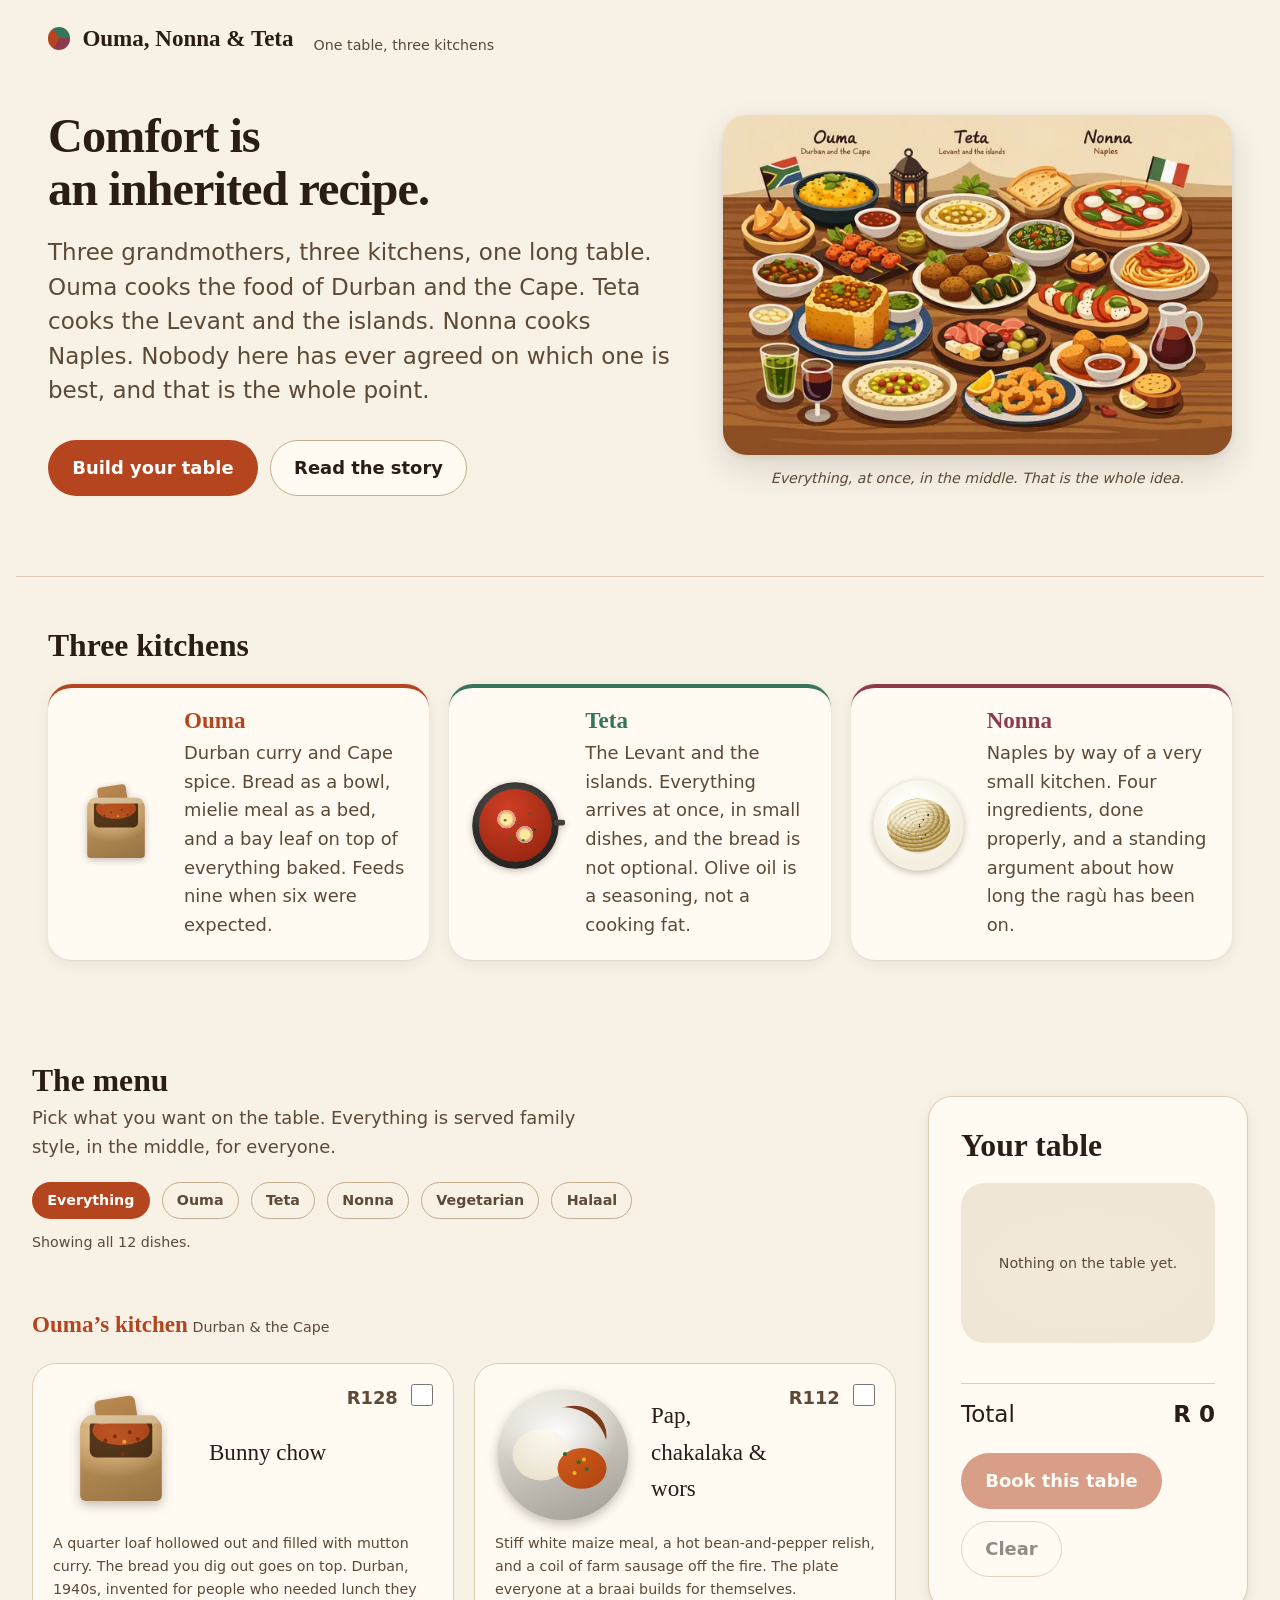
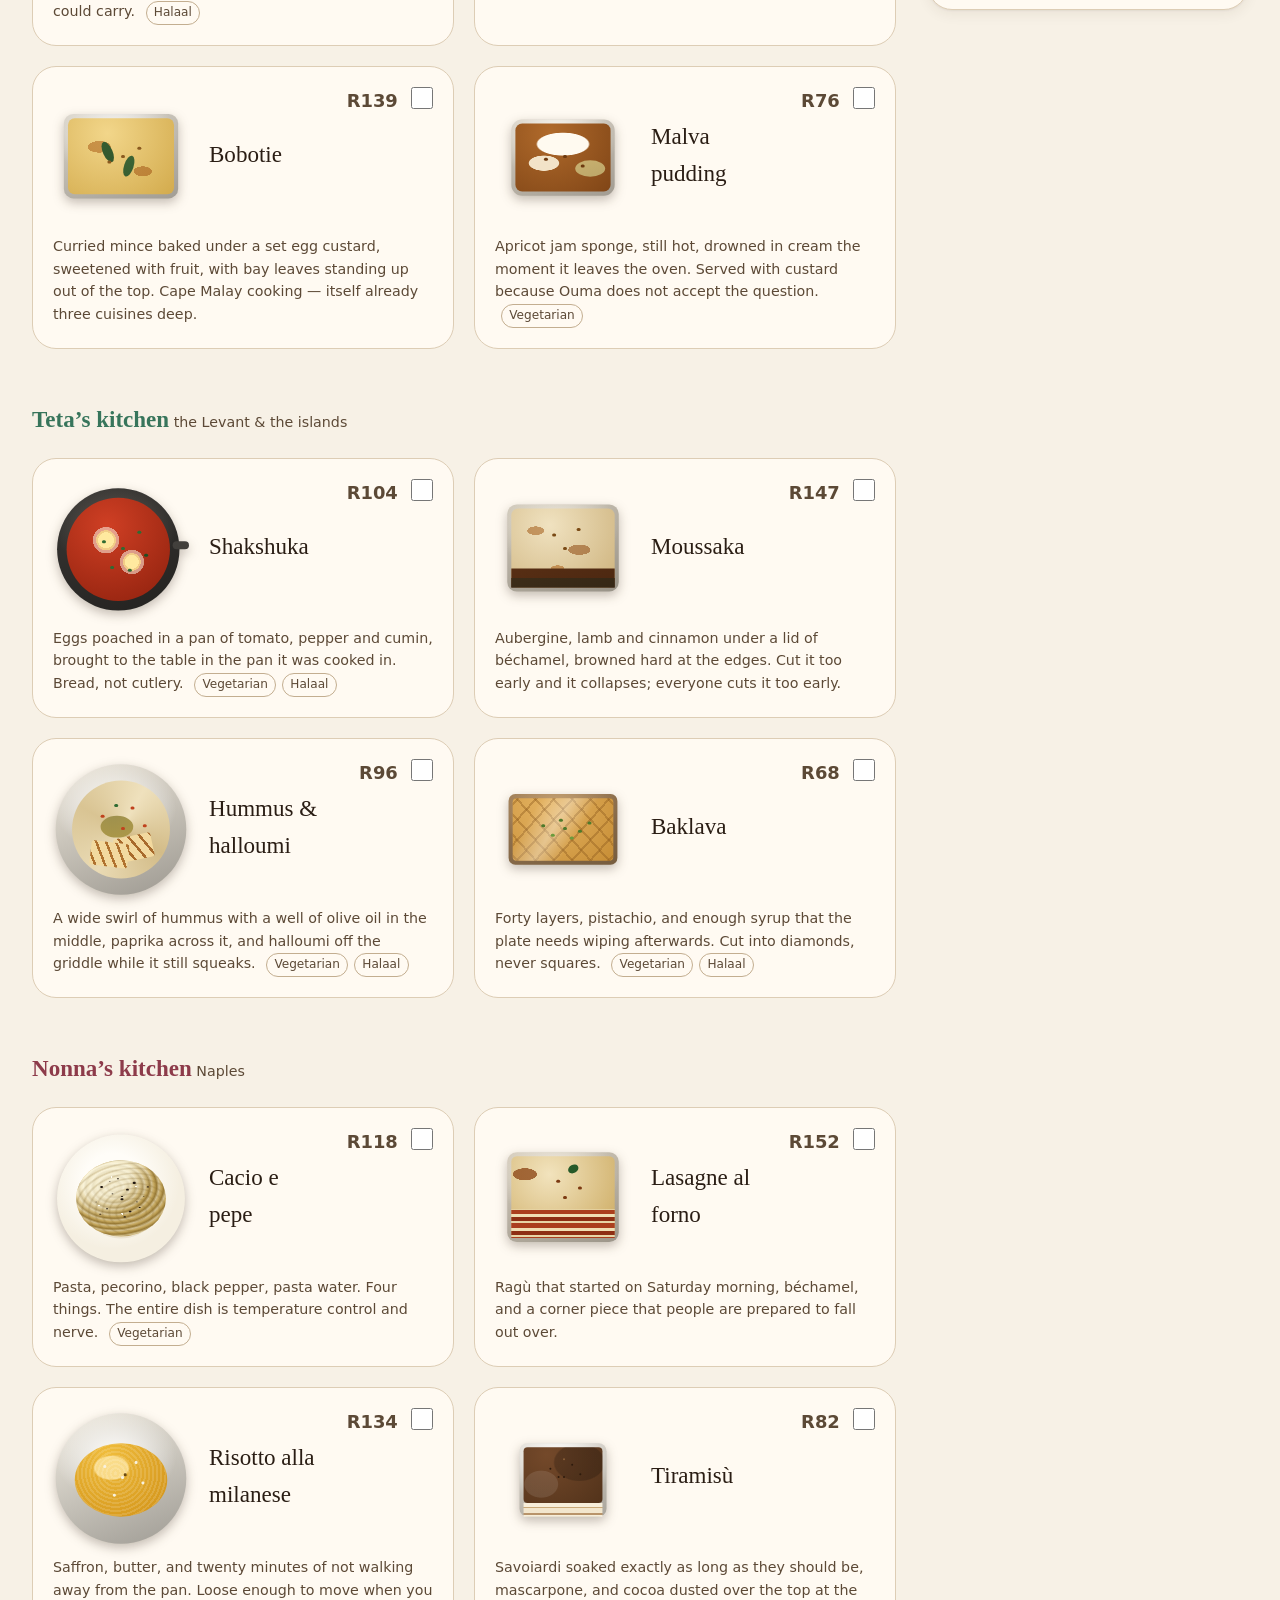
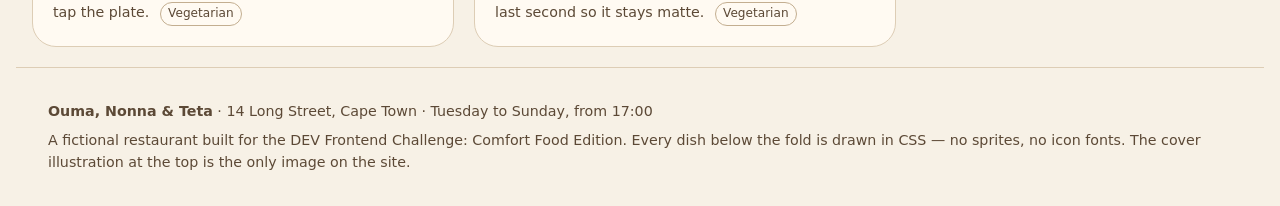
<file: index.html>
<!doctype html>
<html lang="en">
<head>
<meta charset="utf-8">
<meta name="viewport" content="width=device-width, initial-scale=1">
<title>Ouma, Nonna &amp; Teta — one table, three kitchens</title>
<meta name="description" content="A family eatery where three grandmothers cook: Durban and the Cape, the Levant and the Greek islands, and Naples. Build your own tasting table.">
<meta name="color-scheme" content="light dark">

<link rel="icon" href="images/favicon.ico" sizes="32x32">
<link rel="icon" href="images/favicon-32.png" type="image/png" sizes="32x32">
<link rel="apple-touch-icon" href="images/apple-touch-icon.png">

<!-- Social / DEV post cover. Replace the two URLs below with absolute ones
     (https://your-domain/images/cover-og.jpg) when you deploy — most scrapers
     will not resolve a relative og:image. -->
<meta property="og:type" content="website">
<meta property="og:title" content="Ouma, Nonna &amp; Teta — one table, three kitchens">
<meta property="og:description" content="A family eatery where three grandmothers cook: Durban and the Cape, the Levant and the islands, and Naples. Build your own tasting table.">
<meta property="og:image" content="images/cover-og.jpg">
<meta property="og:image:width" content="1200">
<meta property="og:image:height" content="630">
<meta property="og:image:alt" content="A wooden table laid with dishes from three kitchens, headed Ouma, Teta and Nonna.">
<meta name="twitter:card" content="summary_large_image">
<meta name="twitter:image" content="images/cover-og.jpg">
<link rel="stylesheet" href="css/tokens.css">
<link rel="stylesheet" href="css/base.css">
<link rel="stylesheet" href="css/dishes.css">
<link rel="stylesheet" href="css/components.css">
<link rel="stylesheet" href="css/layout.css">
</head>
<body>

<a class="skip-link" href="#menu">Skip to the menu</a>

<header class="site-header">
  <a class="brand" href="#top">
    <span class="brand__mark" aria-hidden="true"></span>
    <span class="brand__name">Ouma, Nonna &amp; Teta</span>
  </a>
  <p class="brand__tag">One table, three kitchens</p>
</header>

<main id="top">

  <section class="hero">
    <div class="hero__copy">
      <h1 class="hero__title">Comfort is<br>an inherited recipe.</h1>
      <p class="hero__lede">
        Three grandmothers, three kitchens, one long table. Ouma cooks the food of Durban and
        the Cape. Teta cooks the Levant and the islands. Nonna cooks Naples. Nobody here has
        ever agreed on which one is best, and that is the whole point.
      </p>
      <p class="hero__cta">
        <a class="button button--primary" href="#menu">Build your table</a>
        <a class="button" href="#story">Read the story</a>
      </p>
    </div>
    <figure class="hero__art">
      <img class="hero__cover"
           src="images/cover-1200.webp"
           srcset="images/cover-480.webp 480w, images/cover-640.webp 640w,
                   images/cover-800.webp 800w, images/cover-1200.webp 1200w"
           sizes="(min-width: 56rem) 42vw, 92vw"
           width="1200" height="800"
           fetchpriority="high" decoding="async"
           alt="A long wooden table laid end to end with food from three kitchens: a bowl of yellow rice, samoosas and a curry-filled loaf under the heading Ouma; hummus, falafel and stuffed vine leaves under Teta; a margherita pizza, spaghetti and caprese under Nonna.">
      <figcaption class="hero__caption">Everything, at once, in the middle. That is the whole idea.</figcaption>
    </figure>
  </section>

  <section class="story" id="story">
    <h2 class="story__title">Three kitchens</h2>
    <ul class="story__list">
      <li class="story__card story__card--ouma">
        <span class="dish dish--bunny-chow" aria-hidden="true">
          <span class="dish__steam"><i></i><i></i><i></i></span>
          <span class="dish__vessel"></span><span class="dish__base"></span>
          <span class="dish__sauce"></span><span class="dish__accent"></span>
          <span class="dish__accent2"></span><span class="dish__garnish"></span>
        </span>
        <h3>Ouma</h3>
        <p>Durban curry and Cape spice. Bread as a bowl, mielie meal as a bed, and a bay leaf
           on top of everything baked. Feeds nine when six were expected.</p>
      </li>
      <li class="story__card story__card--teta">
        <span class="dish dish--shakshuka" aria-hidden="true">
          <span class="dish__steam"><i></i><i></i><i></i></span>
          <span class="dish__vessel"></span><span class="dish__base"></span>
          <span class="dish__sauce"></span><span class="dish__accent"></span>
          <span class="dish__accent2"></span><span class="dish__garnish"></span>
        </span>
        <h3>Teta</h3>
        <p>The Levant and the islands. Everything arrives at once, in small dishes, and the
           bread is not optional. Olive oil is a seasoning, not a cooking fat.</p>
      </li>
      <li class="story__card story__card--nonna">
        <span class="dish dish--cacio-e-pepe" aria-hidden="true">
          <span class="dish__steam"><i></i><i></i><i></i></span>
          <span class="dish__vessel"></span><span class="dish__base"></span>
          <span class="dish__sauce"></span><span class="dish__accent"></span>
          <span class="dish__accent2"></span><span class="dish__garnish"></span>
        </span>
        <h3>Nonna</h3>
        <p>Naples by way of a very small kitchen. Four ingredients, done properly, and a
           standing argument about how long the ragù has been on.</p>
      </li>
    </ul>
  </section>

  <section class="menu" id="menu">
    <div class="menu__head">
      <h2 class="menu__title">The menu</h2>
      <p class="menu__lede">Pick what you want on the table. Everything is served family style,
         in the middle, for everyone.</p>
    </div>

    <div class="filters" role="group" aria-label="Filter the menu">
      <button type="button" class="chip" data-filter="all" aria-pressed="true">Everything</button>
      <button type="button" class="chip chip--ouma" data-filter="ouma" aria-pressed="false">Ouma</button>
      <button type="button" class="chip chip--teta" data-filter="teta" aria-pressed="false">Teta</button>
      <button type="button" class="chip chip--nonna" data-filter="nonna" aria-pressed="false">Nonna</button>
      <button type="button" class="chip" data-filter="vegetarian" aria-pressed="false">Vegetarian</button>
      <button type="button" class="chip" data-filter="halaal" aria-pressed="false">Halaal</button>
    </div>
    <p class="filters__status" data-filter-status role="status">Showing all 12 dishes.</p>

    <form class="menu__form" id="menu-form">

      <fieldset class="course" data-kitchen="ouma">
        <legend class="course__legend">Ouma&rsquo;s kitchen<span> Durban &amp; the Cape</span></legend>
        <ul class="menu__grid" role="list">

          <li class="card" data-dish="bunny-chow" data-kitchen="ouma" data-price="128" data-tags="halaal">
            <input class="card__input" type="checkbox" id="d-bunny-chow" name="dish" value="Bunny chow"
                   aria-describedby="x-bunny-chow">
            <label class="card__label" for="d-bunny-chow">
              <span class="card__art">
                <span class="dish dish--bunny-chow" aria-hidden="true">
                  <span class="dish__steam"><i></i><i></i><i></i></span>
                  <span class="dish__vessel"></span><span class="dish__base"></span>
                  <span class="dish__sauce"></span><span class="dish__accent"></span>
                  <span class="dish__accent2"></span><span class="dish__garnish"></span>
                </span>
              </span>
              <span class="card__name">Bunny chow</span>
              <span class="card__price">R128</span>
            </label>
            <p class="card__desc" id="x-bunny-chow">
              A quarter loaf hollowed out and filled with mutton curry. The bread you dig out
              goes on top. Durban, 1940s, invented for people who needed lunch they could carry.
              <span class="tags"><span class="tag">Halaal</span></span>
            </p>
          </li>

          <li class="card" data-dish="pap-chakalaka" data-kitchen="ouma" data-price="112" data-tags="">
            <input class="card__input" type="checkbox" id="d-pap-chakalaka" name="dish" value="Pap, chakalaka &amp; boerewors"
                   aria-describedby="x-pap-chakalaka">
            <label class="card__label" for="d-pap-chakalaka">
              <span class="card__art">
                <span class="dish dish--pap-chakalaka" aria-hidden="true">
                  <span class="dish__steam"><i></i><i></i><i></i></span>
                  <span class="dish__vessel"></span><span class="dish__base"></span>
                  <span class="dish__sauce"></span><span class="dish__accent"></span>
                  <span class="dish__accent2"></span><span class="dish__garnish"></span>
                </span>
              </span>
              <span class="card__name">Pap, chakalaka &amp; wors</span>
              <span class="card__price">R112</span>
            </label>
            <p class="card__desc" id="x-pap-chakalaka">
              Stiff white maize meal, a hot bean-and-pepper relish, and a coil of farm sausage
              off the fire. The plate everyone at a braai builds for themselves.
            </p>
          </li>

          <li class="card" data-dish="bobotie" data-kitchen="ouma" data-price="139" data-tags="">
            <input class="card__input" type="checkbox" id="d-bobotie" name="dish" value="Bobotie"
                   aria-describedby="x-bobotie">
            <label class="card__label" for="d-bobotie">
              <span class="card__art">
                <span class="dish dish--bobotie" aria-hidden="true">
                  <span class="dish__steam"><i></i><i></i><i></i></span>
                  <span class="dish__vessel"></span><span class="dish__base"></span>
                  <span class="dish__sauce"></span><span class="dish__accent"></span>
                  <span class="dish__accent2"></span><span class="dish__garnish"></span>
                </span>
              </span>
              <span class="card__name">Bobotie</span>
              <span class="card__price">R139</span>
            </label>
            <p class="card__desc" id="x-bobotie">
              Curried mince baked under a set egg custard, sweetened with fruit, with bay leaves
              standing up out of the top. Cape Malay cooking &mdash; itself already three cuisines deep.
            </p>
          </li>

          <li class="card" data-dish="malva" data-kitchen="ouma" data-price="76" data-tags="vegetarian">
            <input class="card__input" type="checkbox" id="d-malva" name="dish" value="Malva pudding"
                   aria-describedby="x-malva">
            <label class="card__label" for="d-malva">
              <span class="card__art">
                <span class="dish dish--malva" aria-hidden="true">
                  <span class="dish__steam"><i></i><i></i><i></i></span>
                  <span class="dish__vessel"></span><span class="dish__base"></span>
                  <span class="dish__sauce"></span><span class="dish__accent"></span>
                  <span class="dish__accent2"></span><span class="dish__garnish"></span>
                </span>
              </span>
              <span class="card__name">Malva pudding</span>
              <span class="card__price">R76</span>
            </label>
            <p class="card__desc" id="x-malva">
              Apricot jam sponge, still hot, drowned in cream the moment it leaves the oven.
              Served with custard because Ouma does not accept the question.
              <span class="tags"><span class="tag">Vegetarian</span></span>
            </p>
          </li>

        </ul>
      </fieldset>

      <fieldset class="course" data-kitchen="teta">
        <legend class="course__legend">Teta&rsquo;s kitchen<span> the Levant &amp; the islands</span></legend>
        <ul class="menu__grid" role="list">

          <li class="card" data-dish="shakshuka" data-kitchen="teta" data-price="104" data-tags="vegetarian halaal">
            <input class="card__input" type="checkbox" id="d-shakshuka" name="dish" value="Shakshuka"
                   aria-describedby="x-shakshuka">
            <label class="card__label" for="d-shakshuka">
              <span class="card__art">
                <span class="dish dish--shakshuka" aria-hidden="true">
                  <span class="dish__steam"><i></i><i></i><i></i></span>
                  <span class="dish__vessel"></span><span class="dish__base"></span>
                  <span class="dish__sauce"></span><span class="dish__accent"></span>
                  <span class="dish__accent2"></span><span class="dish__garnish"></span>
                </span>
              </span>
              <span class="card__name">Shakshuka</span>
              <span class="card__price">R104</span>
            </label>
            <p class="card__desc" id="x-shakshuka">
              Eggs poached in a pan of tomato, pepper and cumin, brought to the table in the pan
              it was cooked in. Bread, not cutlery.
              <span class="tags"><span class="tag">Vegetarian</span><span class="tag">Halaal</span></span>
            </p>
          </li>

          <li class="card" data-dish="moussaka" data-kitchen="teta" data-price="147" data-tags="">
            <input class="card__input" type="checkbox" id="d-moussaka" name="dish" value="Moussaka"
                   aria-describedby="x-moussaka">
            <label class="card__label" for="d-moussaka">
              <span class="card__art">
                <span class="dish dish--moussaka" aria-hidden="true">
                  <span class="dish__steam"><i></i><i></i><i></i></span>
                  <span class="dish__vessel"></span><span class="dish__base"></span>
                  <span class="dish__sauce"></span><span class="dish__accent"></span>
                  <span class="dish__accent2"></span><span class="dish__garnish"></span>
                </span>
              </span>
              <span class="card__name">Moussaka</span>
              <span class="card__price">R147</span>
            </label>
            <p class="card__desc" id="x-moussaka">
              Aubergine, lamb and cinnamon under a lid of béchamel, browned hard at the edges.
              Cut it too early and it collapses; everyone cuts it too early.
            </p>
          </li>

          <li class="card" data-dish="mezze" data-kitchen="teta" data-price="96" data-tags="vegetarian halaal">
            <input class="card__input" type="checkbox" id="d-mezze" name="dish" value="Hummus &amp; grilled halloumi"
                   aria-describedby="x-mezze">
            <label class="card__label" for="d-mezze">
              <span class="card__art">
                <span class="dish dish--mezze" aria-hidden="true">
                  <span class="dish__steam"><i></i><i></i><i></i></span>
                  <span class="dish__vessel"></span><span class="dish__base"></span>
                  <span class="dish__sauce"></span><span class="dish__accent"></span>
                  <span class="dish__accent2"></span><span class="dish__garnish"></span>
                </span>
              </span>
              <span class="card__name">Hummus &amp; halloumi</span>
              <span class="card__price">R96</span>
            </label>
            <p class="card__desc" id="x-mezze">
              A wide swirl of hummus with a well of olive oil in the middle, paprika across it,
              and halloumi off the griddle while it still squeaks.
              <span class="tags"><span class="tag">Vegetarian</span><span class="tag">Halaal</span></span>
            </p>
          </li>

          <li class="card" data-dish="baklava" data-kitchen="teta" data-price="68" data-tags="vegetarian halaal">
            <input class="card__input" type="checkbox" id="d-baklava" name="dish" value="Baklava"
                   aria-describedby="x-baklava">
            <label class="card__label" for="d-baklava">
              <span class="card__art">
                <span class="dish dish--baklava" aria-hidden="true">
                  <span class="dish__steam"><i></i><i></i><i></i></span>
                  <span class="dish__vessel"></span><span class="dish__base"></span>
                  <span class="dish__sauce"></span><span class="dish__accent"></span>
                  <span class="dish__accent2"></span><span class="dish__garnish"></span>
                </span>
              </span>
              <span class="card__name">Baklava</span>
              <span class="card__price">R68</span>
            </label>
            <p class="card__desc" id="x-baklava">
              Forty layers, pistachio, and enough syrup that the plate needs wiping afterwards.
              Cut into diamonds, never squares.
              <span class="tags"><span class="tag">Vegetarian</span><span class="tag">Halaal</span></span>
            </p>
          </li>

        </ul>
      </fieldset>

      <fieldset class="course" data-kitchen="nonna">
        <legend class="course__legend">Nonna&rsquo;s kitchen<span> Naples</span></legend>
        <ul class="menu__grid" role="list">

          <li class="card" data-dish="cacio-e-pepe" data-kitchen="nonna" data-price="118" data-tags="vegetarian">
            <input class="card__input" type="checkbox" id="d-cacio-e-pepe" name="dish" value="Cacio e pepe"
                   aria-describedby="x-cacio-e-pepe">
            <label class="card__label" for="d-cacio-e-pepe">
              <span class="card__art">
                <span class="dish dish--cacio-e-pepe" aria-hidden="true">
                  <span class="dish__steam"><i></i><i></i><i></i></span>
                  <span class="dish__vessel"></span><span class="dish__base"></span>
                  <span class="dish__sauce"></span><span class="dish__accent"></span>
                  <span class="dish__accent2"></span><span class="dish__garnish"></span>
                </span>
              </span>
              <span class="card__name">Cacio e pepe</span>
              <span class="card__price">R118</span>
            </label>
            <p class="card__desc" id="x-cacio-e-pepe">
              Pasta, pecorino, black pepper, pasta water. Four things. The entire dish is
              temperature control and nerve.
              <span class="tags"><span class="tag">Vegetarian</span></span>
            </p>
          </li>

          <li class="card" data-dish="lasagne" data-kitchen="nonna" data-price="152" data-tags="">
            <input class="card__input" type="checkbox" id="d-lasagne" name="dish" value="Lasagne al forno"
                   aria-describedby="x-lasagne">
            <label class="card__label" for="d-lasagne">
              <span class="card__art">
                <span class="dish dish--lasagne" aria-hidden="true">
                  <span class="dish__steam"><i></i><i></i><i></i></span>
                  <span class="dish__vessel"></span><span class="dish__base"></span>
                  <span class="dish__sauce"></span><span class="dish__accent"></span>
                  <span class="dish__accent2"></span><span class="dish__garnish"></span>
                </span>
              </span>
              <span class="card__name">Lasagne al forno</span>
              <span class="card__price">R152</span>
            </label>
            <p class="card__desc" id="x-lasagne">
              Ragù that started on Saturday morning, béchamel, and a corner piece that people
              are prepared to fall out over.
            </p>
          </li>

          <li class="card" data-dish="risotto" data-kitchen="nonna" data-price="134" data-tags="vegetarian">
            <input class="card__input" type="checkbox" id="d-risotto" name="dish" value="Risotto alla milanese"
                   aria-describedby="x-risotto">
            <label class="card__label" for="d-risotto">
              <span class="card__art">
                <span class="dish dish--risotto" aria-hidden="true">
                  <span class="dish__steam"><i></i><i></i><i></i></span>
                  <span class="dish__vessel"></span><span class="dish__base"></span>
                  <span class="dish__sauce"></span><span class="dish__accent"></span>
                  <span class="dish__accent2"></span><span class="dish__garnish"></span>
                </span>
              </span>
              <span class="card__name">Risotto alla milanese</span>
              <span class="card__price">R134</span>
            </label>
            <p class="card__desc" id="x-risotto">
              Saffron, butter, and twenty minutes of not walking away from the pan. Loose enough
              to move when you tap the plate.
              <span class="tags"><span class="tag">Vegetarian</span></span>
            </p>
          </li>

          <li class="card" data-dish="tiramisu" data-kitchen="nonna" data-price="82" data-tags="vegetarian">
            <input class="card__input" type="checkbox" id="d-tiramisu" name="dish" value="Tiramisù"
                   aria-describedby="x-tiramisu">
            <label class="card__label" for="d-tiramisu">
              <span class="card__art">
                <span class="dish dish--tiramisu" aria-hidden="true">
                  <span class="dish__steam"><i></i><i></i><i></i></span>
                  <span class="dish__vessel"></span><span class="dish__base"></span>
                  <span class="dish__sauce"></span><span class="dish__accent"></span>
                  <span class="dish__accent2"></span><span class="dish__garnish"></span>
                </span>
              </span>
              <span class="card__name">Tiramis&ugrave;</span>
              <span class="card__price">R82</span>
            </label>
            <p class="card__desc" id="x-tiramisu">
              Savoiardi soaked exactly as long as they should be, mascarpone, and cocoa dusted
              over the top at the last second so it stays matte.
              <span class="tags"><span class="tag">Vegetarian</span></span>
            </p>
          </li>

        </ul>
      </fieldset>
    </form>
  </section>

  <aside class="plate" aria-labelledby="plate-title">
    <h2 class="plate__title" id="plate-title">Your table</h2>

    <div class="plate__stage">
      <canvas class="plate__canvas" data-steam width="480" height="360" aria-hidden="true"></canvas>
      <div class="plate__table" data-plate-stage aria-hidden="true"></div>
      <p class="plate__empty" data-plate-empty>Nothing on the table yet.</p>
    </div>

    <ul class="plate__list" data-plate-list role="list"></ul>

    <p class="plate__total">
      <span>Total</span>
      <strong data-plate-total>R0</strong>
    </p>

    <p class="plate__actions">
      <button type="button" class="button button--primary" data-plate-book>Book this table</button>
      <button type="button" class="button" data-plate-clear>Clear</button>
    </p>

    <p class="plate__note" data-plate-note hidden></p>

    <p class="visually-hidden" role="status" aria-live="polite" data-live></p>
  </aside>

</main>

<footer class="site-footer">
  <p><strong>Ouma, Nonna &amp; Teta</strong> &middot; 14 Long Street, Cape Town &middot; Tuesday to Sunday, from 17:00</p>
  <p class="site-footer__note">A fictional restaurant built for the DEV Frontend Challenge: Comfort Food Edition.
     Every dish below the fold is drawn in CSS &mdash; no sprites, no icon fonts. The cover
     illustration at the top is the only image on the site.</p>
</footer>

<!-- Deferred classic scripts, in order. Not ES modules: a module is fetched,
     and fetching from a file:// page is blocked by CORS, which would leave
     this site inert for anyone who just opens index.html. -->
<script defer src="js/menu.js"></script>
<script defer src="js/effects.js"></script>
<script defer src="js/plate.js"></script>
<script defer src="js/main.js"></script>
</body>
</html>
</file>
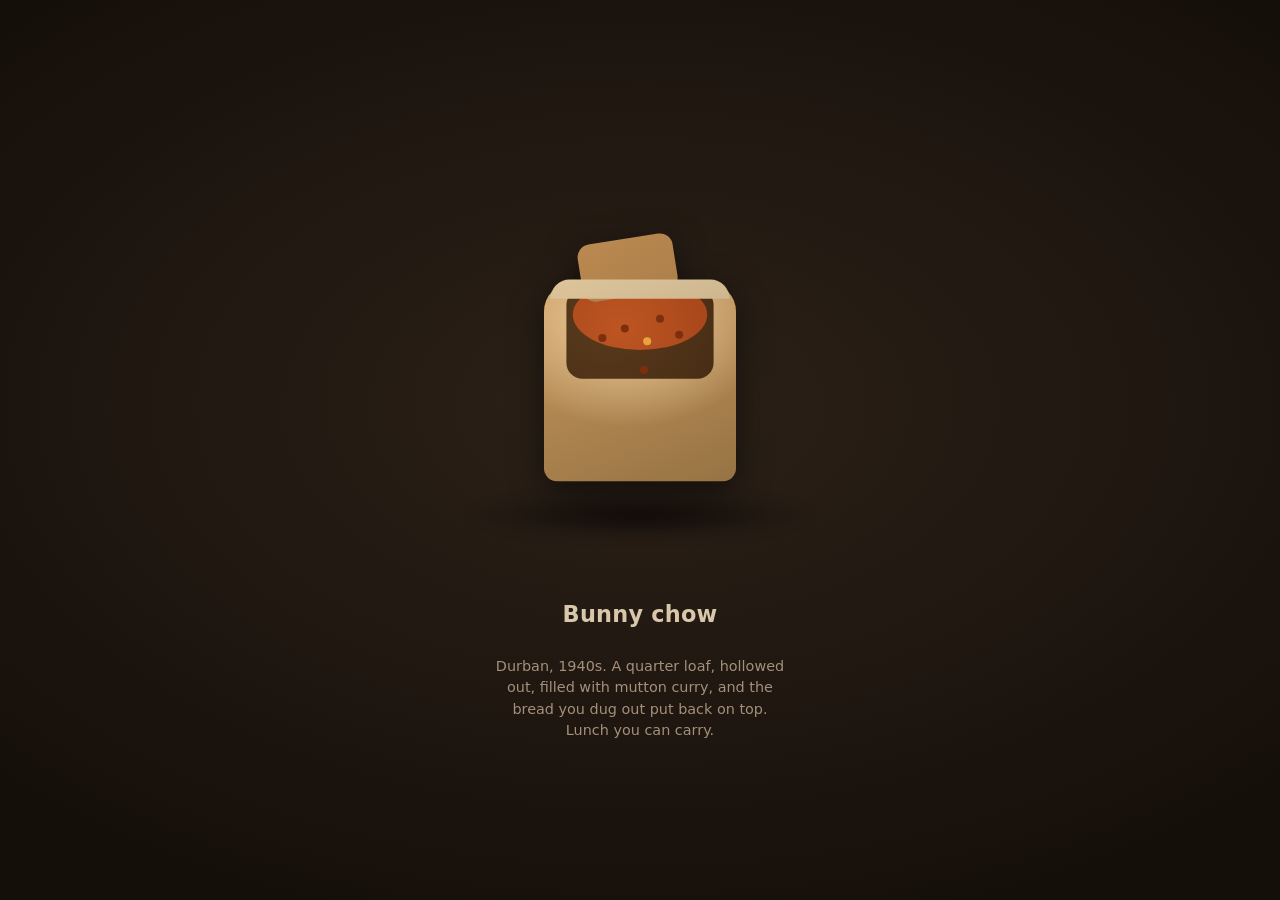
<file: codepen/bunny-chow.html>
<!doctype html>
<html lang="en">
<head>
<meta charset="utf-8">
<meta name="viewport" content="width=device-width, initial-scale=1">
<title>Bunny chow — CSS art</title>

<!--
  Second entry for the DEV Frontend Challenge: Comfort Food Edition,
  under the CSS Art prompt. Lifted out of the Ouma, Nonna & Teta menu.

  To put this on CodePen: the <style> block below goes in the CSS pane,
  everything between <body> and </body> goes in the HTML pane, and the
  <script> goes in the JS pane. Nothing else is needed — no libraries,
  no images, no icon fonts.

  Bunny chow: a quarter loaf of white bread, hollowed out and filled with
  mutton curry, the torn-out crumb propped back on top. Durban, 1940s.
  Invented for people who needed a lunch they could carry.
-->

<style>
/* ============================================================
   One dish. Six elements. Every one of them positioned, coloured
   and clipped by a custom property, and every measurement inside
   in `em` — so the whole illustration scales from `font-size`.
   ============================================================ */

* { box-sizing: border-box; }

/* CodePen's preview pane sizes html to the content, so the backdrop
   goes on html as well or it stops halfway down the frame. */
html {
  min-height: 100%;
  background: radial-gradient(ellipse 70% 60% at 50% 45%, #2c2118, #150f0a);
}

body {
  margin: 0;
  min-height: 100vh;
  display: grid;
  place-items: center;
  gap: 1.5rem;
  align-content: center;
  background: radial-gradient(ellipse 70% 60% at 50% 45%, #2c2118, #150f0a);
  color: #d9c7ac;
  font: 1rem/1.5 ui-sans-serif, system-ui, sans-serif;
  text-align: center;
}

.plinth {
  position: relative;
  display: grid;
  place-items: center;
  padding: 3rem;
}
/* The table it is standing on. */
.plinth::after {
  content: "";
  position: absolute;
  inset-block-end: 2.2rem;
  inline-size: 22rem;
  block-size: 3rem;
  border-radius: 50%;
  background: radial-gradient(ellipse at 50% 50%, #00000099, transparent 70%);
  filter: blur(6px);
}

h1 { font-size: 1.4rem; font-weight: 600; margin: 0; letter-spacing: .01em; }
p  { margin: 0; max-inline-size: 32ch; color: #a4907a; font-size: .9rem; }

/* ---- the dish system ---- */
.dish {
  --d-size: clamp(11rem, 44vw, 20rem);

  --d-vessel: #d9a765;
  --d-vessel-2: #efd0a1;
  --d-vessel-shape: inset(24% 20% 14% 20% round .09em .09em .04em .04em);
  --d-vessel-bg:
      radial-gradient(ellipse 62% 46% at 46% 36%, var(--d-vessel-2), transparent 72%),
      linear-gradient(158deg, var(--d-vessel), color-mix(in oklab, var(--d-vessel) 72%, #000));

  --d-base: #5a3a1c;
  --d-base-2: #3a2410;
  --d-base-shape: inset(26% 27% 46% 27% round .05em);
  --d-base-bg: radial-gradient(circle at 40% 34%, var(--d-base), var(--d-base-2) 74%);

  --d-sauce: #bd5522;
  --d-sauce-2: #8c3411;
  --d-sauce-shape: ellipse(21% 11% at 50% 34%);
  --d-sauce-bg: radial-gradient(circle at 44% 38%, var(--d-sauce), var(--d-sauce-2) 78%);

  --d-accent: #c69256;
  --d-accent-shape: inset(10% 34% 72% 36% round .04em);
  --d-accent-bg: linear-gradient(160deg, var(--d-accent), color-mix(in oklab, var(--d-accent) 74%, #000));
  --d-accent-tf: rotate(-9deg);

  --d-accent2: #f0d5a8;
  --d-accent2-shape: inset(23% 22% 71% 22% round .06em .06em 0 0);
  --d-accent2-bg: linear-gradient(160deg, var(--d-accent2), color-mix(in oklab, var(--d-accent2) 74%, #000));

  --d-speck: #7c2f0d;
  --d-speck-size: .026em;
  --d-specks:
      -.06em -.13em 0 var(--d-speck), .05em -.16em 0 var(--d-speck),
      .11em -.11em 0 var(--d-speck), -.13em -.1em 0 var(--d-speck),
      .01em -.09em 0 #e8a33c;

  --d-steam: #ffe9c9;

  font-size: var(--d-size);
  position: relative;
  display: block;
  inline-size: 1em;
  block-size: 1em;
  filter: drop-shadow(0 .03em .05em rgb(0 0 0 / .55));
}

.dish > * { position: absolute; inset: 0; display: block; }

.dish__vessel  { z-index: 1; background: var(--d-vessel-bg);  clip-path: var(--d-vessel-shape); }
.dish__base    { z-index: 2; background: var(--d-base-bg);    clip-path: var(--d-base-shape); }
.dish__sauce   { z-index: 3; background: var(--d-sauce-bg);   clip-path: var(--d-sauce-shape); }
.dish__accent  { z-index: 4; background: var(--d-accent-bg);  clip-path: var(--d-accent-shape);  transform: var(--d-accent-tf); }
.dish__accent2 { z-index: 5; background: var(--d-accent2-bg); clip-path: var(--d-accent2-shape); }

/* Oil and chilli on the surface: one dot, multiplied by box-shadow. */
.dish__garnish {
  z-index: 6;
  inset: auto;
  inset-block-start: 50%;
  inset-inline-start: 50%;
  inline-size: var(--d-speck-size);
  block-size: var(--d-speck-size);
  border-radius: 50%;
  background: var(--d-speck);
  box-shadow: var(--d-specks);
}

/* ---- steam (CSS) ---- */
.dish__steam { z-index: 7; pointer-events: none; }
.dish__steam i {
  position: absolute;
  inset-block-end: 62%;
  inset-inline-start: 50%;
  inline-size: .07em;
  block-size: .3em;
  border-radius: 50%;
  background: linear-gradient(to top, transparent, var(--d-steam) 55%, transparent);
  opacity: 0;
  filter: blur(.015em);
}
.dish__steam i:nth-child(2) { inset-inline-start: 42%; }
.dish__steam i:nth-child(3) { inset-inline-start: 58%; }

@media (prefers-reduced-motion: no-preference) {
  .dish__steam i { animation: steam 3.4s cubic-bezier(.2,.7,.3,1) infinite; }
  .dish__steam i:nth-child(2) { animation-delay: 1.1s; }
  .dish__steam i:nth-child(3) { animation-delay: 2.2s; }
}
@keyframes steam {
  0%   { opacity: 0;   transform: translate(-50%, 0) scaleX(.6); }
  22%  { opacity: .6; }
  100% { opacity: 0;   transform: translate(-50%, -.55em) scaleX(1.7); }
}

/* ---- the JS layer draws here ---- */
.spice {
  position: absolute;
  inset: 0;
  inline-size: 100%;
  block-size: 100%;
  pointer-events: none;
}

@media (forced-colors: active) { .dish, .spice { display: none; } }
</style>
</head>
<body>

<div class="plinth">
  <canvas class="spice" aria-hidden="true"></canvas>
  <span class="dish" role="img" aria-label="A quarter loaf of bread hollowed out and filled with mutton curry, steam rising off it.">
    <span class="dish__steam"><i></i><i></i><i></i></span>
    <span class="dish__vessel"></span>
    <span class="dish__base"></span>
    <span class="dish__sauce"></span>
    <span class="dish__accent"></span>
    <span class="dish__accent2"></span>
    <span class="dish__garnish"></span>
  </span>
</div>

<h1>Bunny chow</h1>
<p>Durban, 1940s. A quarter loaf, hollowed out, filled with mutton curry, and the bread you
   dug out put back on top. Lunch you can carry.</p>

<script>
/* The only JavaScript: warm spice dust drifting up off the curry.
   It refuses to run if the viewer asked for reduced motion. */
(() => {
  const canvas = document.querySelector('.spice');
  const plinth = canvas.closest('.plinth');
  const motionOK = matchMedia('(prefers-reduced-motion: no-preference)');
  if (!motionOK.matches) return;

  const ctx = canvas.getContext('2d');
  const dust = [];
  let w = 0, h = 0;

  const size = () => {
    const dpr = Math.min(devicePixelRatio || 1, 2);
    ({ width: w, height: h } = plinth.getBoundingClientRect());
    canvas.width = w * dpr; canvas.height = h * dpr;
    ctx.setTransform(dpr, 0, 0, dpr, 0, 0);
  };

  const rand = (a, b) => a + Math.random() * (b - a);

  const emit = () => dust.push({
    x: rand(w * 0.38, w * 0.62),
    y: h * rand(0.44, 0.52),
    vx: rand(-0.012, 0.012),
    vy: rand(-0.03, -0.06),
    life: rand(1400, 2800),
    age: 0,
    r: rand(0.8, 2.2),
    hue: Math.random() < 0.4 ? '232 163 60' : '189 85 34',
  });

  let last = performance.now();
  const frame = (now) => {
    const dt = Math.min(now - last, 48);
    last = now;
    if (dust.length < 40 && Math.random() < 0.35) emit();

    ctx.clearRect(0, 0, w, h);
    for (let i = dust.length - 1; i >= 0; i--) {
      const p = dust[i];
      p.age += dt; p.x += p.vx * dt; p.y += p.vy * dt; p.vy -= 0.00002 * dt;
      if (p.age >= p.life) { dust.splice(i, 1); continue; }
      ctx.globalAlpha = Math.sin(Math.PI * (p.age / p.life)) * 0.7;
      ctx.fillStyle = `rgb(${p.hue})`;
      ctx.beginPath();
      ctx.arc(p.x, p.y, p.r, 0, Math.PI * 2);
      ctx.fill();
    }
    ctx.globalAlpha = 1;
    requestAnimationFrame(frame);
  };

  new ResizeObserver(size).observe(plinth);
  size();
  requestAnimationFrame(frame);
})();
</script>
</body>
</html>
</file>
<file: css/tokens.css>
/* ============================================================
   Design tokens.
   Chrome colours respond to the viewer's colour scheme.
   Food colours never do — a tomato is the same colour at night.
   ============================================================ */

:root {
  /* --- kitchen accents ---
     Each one clears 4.5:1 against every light surface token below,
     so it can be used for headings and legends and not just for
     decoration. The dark-scheme values further down do the same
     against the dark surfaces. */
  --ouma:   #b5451e;   /* Durban curry red   — 5.3:1 on --surface */
  --teta:   #37755b;   /* olive / sea green  — 5.2:1 on --surface */
  --nonna:  #8d3b4a;   /* Neapolitan wine    — 7.1:1 on --surface */

  /* --- surface + ink (light) --- */
  --bg:        #f7f1e6;
  --bg-sunk:   #efe6d6;
  --surface:   #fffaf2;
  --surface-2: #f3e9da;
  --ink:       #2a1d14;
  --ink-soft:  #5c4936;
  --line:      #ddcdb5;
  --line-firm: #c3ae90;
  --accent:    var(--ouma);
  --accent-ink:#ffffff;

  /* --- type --- */
  --font-display: "Iowan Old Style", "Palatino Linotype", Palatino, Georgia, serif;
  --font-body: ui-sans-serif, system-ui, -apple-system, "Segoe UI", Roboto, Helvetica, Arial, sans-serif;

  --step--1: clamp(.82rem, .79rem + .13vw, .89rem);
  --step-0:  clamp(1rem, .96rem + .2vw, 1.12rem);
  --step-1:  clamp(1.2rem, 1.12rem + .4vw, 1.5rem);
  --step-2:  clamp(1.5rem, 1.34rem + .8vw, 2.1rem);
  --step-3:  clamp(2rem, 1.66rem + 1.7vw, 3.3rem);

  /* --- space --- */
  --sp-1: .375rem;
  --sp-2: .75rem;
  --sp-3: 1.25rem;
  --sp-4: 2rem;
  --sp-5: 3.25rem;
  --sp-6: 5rem;

  /* --- shape + depth --- */
  --radius:    .75rem;
  --radius-lg: 1.5rem;
  --shadow:      0 1px 2px rgb(60 40 20 / .06), 0 4px 14px rgb(60 40 20 / .07);
  --shadow-lift: 0 2px 6px rgb(60 40 20 / .09), 0 14px 32px rgb(60 40 20 / .13);

  /* --- motion --- */
  --ease: cubic-bezier(.2, .7, .3, 1);
  --dur-1: 140ms;
  --dur-2: 280ms;
  --dur-3: 620ms;

  --wrap: 78rem;
}

@media (prefers-color-scheme: dark) {
  :root {
    --bg:        #191410;
    --bg-sunk:   #120e0b;
    --surface:   #241c16;
    --surface-2: #2e2419;
    --ink:       #f4e9db;
    --ink-soft:  #c2ae97;
    --line:      #3c3025;
    --line-firm: #55442f;
    --ouma:      #e2734a;   /* 4.9:1 on the darkest surface token */
    --teta:      #6fae8e;   /* 5.9:1 */
    --nonna:     #cf7286;   /* 4.6:1 */
    --accent-ink:#241c16;
    --shadow:      0 1px 2px rgb(0 0 0 / .4), 0 4px 14px rgb(0 0 0 / .35);
    --shadow-lift: 0 2px 6px rgb(0 0 0 / .45), 0 14px 32px rgb(0 0 0 / .5);
  }
}

/* The viewer's own toggle, if one is ever added, must beat the media query. */
:root[data-theme="light"] { color-scheme: light; }
:root[data-theme="dark"]  { color-scheme: dark; }

/* Kitchen scoping: any element marked with a kitchen re-points --accent. */
[data-kitchen="ouma"]  { --accent: var(--ouma); }
[data-kitchen="teta"]  { --accent: var(--teta); }
[data-kitchen="nonna"] { --accent: var(--nonna); }
</file>
<file: css/base.css>
/* ============================================================
   Reset, typography, and the accessibility floor.
   ============================================================ */

*, *::before, *::after { box-sizing: border-box; }

html { -webkit-text-size-adjust: 100%; }

body {
  margin: 0;
  background: var(--bg);
  color: var(--ink);
  font: var(--step-0)/1.6 var(--font-body);
  text-rendering: optimizeLegibility;
  overflow-x: hidden;
}

h1, h2, h3 { font-family: var(--font-display); font-weight: 600; line-height: 1.1; margin: 0; }
p { margin: 0; }
ul { margin: 0; padding: 0; }
img, canvas, svg { max-width: 100%; }

a { color: inherit; text-underline-offset: .2em; }

/* --- focus: one visible ring everywhere, never removed --- */
:focus-visible {
  outline: 3px solid var(--accent);
  outline-offset: 3px;
  border-radius: 4px;
}
:focus:not(:focus-visible) { outline: none; }

.skip-link {
  position: absolute;
  left: var(--sp-3);
  top: -4rem;
  z-index: 50;
  padding: var(--sp-2) var(--sp-3);
  background: var(--ink);
  color: var(--bg);
  border-radius: 0 0 var(--radius) var(--radius);
  text-decoration: none;
  font-weight: 600;
  transition: top var(--dur-1) var(--ease);
}
.skip-link:focus { top: 0; }

.visually-hidden {
  position: absolute !important;
  width: 1px; height: 1px;
  margin: -1px; padding: 0;
  overflow: hidden;
  clip-path: inset(50%);
  white-space: nowrap;
  border: 0;
}

/* --- honour the reduced-motion setting for every decorative effect --- */
@media (prefers-reduced-motion: reduce) {
  *, *::before, *::after {
    animation-duration: .01ms !important;
    animation-iteration-count: 1 !important;
    transition-duration: .01ms !important;
    scroll-behavior: auto !important;
  }
}

@media (prefers-reduced-motion: no-preference) {
  html { scroll-behavior: smooth; }
}

/* --- respect a forced-colours (high contrast) environment --- */
@media (forced-colors: active) {
  .dish, .plate__canvas { display: none; }
  .card { border: 1px solid CanvasText; }
}
</file>
<file: css/dishes.css>
/* ============================================================
   THE DISH SYSTEM
   ------------------------------------------------------------
   Every dish on this site is the same six elements:

     .dish__vessel  .dish__base  .dish__sauce
     .dish__accent  .dish__accent2  .dish__garnish

   A dish modifier (.dish--shakshuka) never adds geometry of its
   own. It only re-points custom properties — colour, clip-path,
   background, rotation — and the shared elements retype
   themselves into a different dish.

   Everything inside a dish is sized in `em`, so the whole
   illustration scales from one property: `font-size`. That is
   what makes the same markup work at hero size, at card size,
   and at thumbnail size on the table.
   ============================================================ */

.dish {
  /* ---- the knobs ----
     One property drives the entire illustration, and it is fluid,
     so a dish shrinks with its container instead of overflowing it. */
  --d-size: clamp(5.5rem, 17vw, 8.5rem);

  --d-vessel:   #efe7d8;
  --d-vessel-2: #d6c9b1;
  --d-vessel-shape: circle(47% at 50% 52%);
  --d-vessel-bg:
      radial-gradient(ellipse 62% 46% at 46% 36%, var(--d-vessel-2), transparent 72%),
      linear-gradient(158deg, var(--d-vessel), color-mix(in oklab, var(--d-vessel) 72%, #000));

  --d-base:   #d3a05c;
  --d-base-2: #ab7330;
  --d-base-shape: ellipse(33% 25% at 50% 54%);
  --d-base-bg: radial-gradient(circle at 40% 34%, var(--d-base), var(--d-base-2) 74%);

  --d-sauce:   transparent;
  --d-sauce-2: transparent;
  --d-sauce-shape: ellipse(21% 15% at 50% 50%);
  --d-sauce-bg: radial-gradient(circle at 44% 38%, var(--d-sauce), var(--d-sauce-2) 78%);
  --d-sauce-tf: none;

  --d-accent:   transparent;
  --d-accent-shape: circle(0 at 50% 50%);
  --d-accent-bg: linear-gradient(160deg, var(--d-accent), color-mix(in oklab, var(--d-accent) 74%, #000));
  --d-accent-tf: none;

  --d-accent2:  transparent;
  --d-accent2-shape: circle(0 at 50% 50%);
  --d-accent2-bg: linear-gradient(160deg, var(--d-accent2), color-mix(in oklab, var(--d-accent2) 74%, #000));
  --d-accent2-tf: none;

  --d-speck: #3a2513;
  --d-speck-size: .026em;
  --d-specks: none;

  --d-steam: #fff;
  --d-steam-op: 0;

  /* ---- the frame ---- */
  font-size: var(--d-size);
  position: relative;
  display: block;
  inline-size: 1em;
  block-size: 1em;
  flex: 0 0 auto;
  filter: drop-shadow(0 .03em .04em rgb(40 25 10 / .28));
}

.dish--lg { --d-size: clamp(7.5rem, 26vw, 15rem); }
.dish--sm { --d-size: 4.4rem; filter: drop-shadow(0 .02em .03em rgb(40 25 10 / .3)); }

.dish > * {
  position: absolute;
  inset: 0;
  display: block;
}

.dish__vessel  { z-index: 1; background: var(--d-vessel-bg);  clip-path: var(--d-vessel-shape); }
.dish__base    { z-index: 2; background: var(--d-base-bg);    clip-path: var(--d-base-shape); }
.dish__sauce   { z-index: 3; background: var(--d-sauce-bg);   clip-path: var(--d-sauce-shape);   transform: var(--d-sauce-tf); }
.dish__accent  { z-index: 4; background: var(--d-accent-bg);  clip-path: var(--d-accent-shape);  transform: var(--d-accent-tf); }
.dish__accent2 { z-index: 5; background: var(--d-accent2-bg); clip-path: var(--d-accent2-shape); transform: var(--d-accent2-tf); }

/* Seeds, pepper, herbs, cocoa: one dot, multiplied by box-shadow.
   Offsets are in `em`, so the scatter scales with the dish. */
.dish__garnish {
  z-index: 6;
  inset: auto;
  inline-size: var(--d-speck-size);
  block-size: var(--d-speck-size);
  inset-block-start: 50%;
  inset-inline-start: 50%;
  border-radius: 50%;
  background: var(--d-speck);
  box-shadow: var(--d-specks);
}

/* ---- steam -------------------------------------------------
   Held at opacity 0 until a dish is hovered, focused, chosen,
   or explicitly marked hot. Twelve dishes idling with three
   animated plumes each is a lot of compositing for no reason. */
.dish__steam { z-index: 7; pointer-events: none; }

.dish__steam i {
  position: absolute;
  inset-block-end: 56%;
  inset-inline-start: 50%;
  inline-size: .07em;
  block-size: .3em;
  border-radius: 50%;
  background: linear-gradient(to top, transparent, var(--d-steam) 55%, transparent);
  opacity: 0;
  filter: blur(.015em);
}
.dish__steam i:nth-child(2) { inset-inline-start: 41%; }
.dish__steam i:nth-child(3) { inset-inline-start: 59%; }

@media (prefers-reduced-motion: no-preference) {
  .dish--hot .dish__steam i,
  .dish:hover .dish__steam i,
  .card__input:focus-visible + .card__label .dish__steam i,
  .card__input:checked + .card__label .dish__steam i {
    animation: dish-steam 3.4s var(--ease) infinite;
  }
  .dish__steam i:nth-child(2) { animation-delay: 1.1s; }
  .dish__steam i:nth-child(3) { animation-delay: 2.2s; }
}

@keyframes dish-steam {
  0%   { opacity: 0;   transform: translate(-50%, 0) scaleX(.6); }
  22%  { opacity: .55; }
  100% { opacity: 0;   transform: translate(-50%, -.55em) scaleX(1.7); }
}

/* Plating: a dish set down on the table. */
@media (prefers-reduced-motion: no-preference) {
  .dish--plating { animation: dish-plate var(--dur-3) var(--ease) both; }
}
@keyframes dish-plate {
  from { opacity: 0; transform: translateY(-.18em) scale(.82) rotate(-6deg); }
  to   { opacity: 1; transform: none; }
}


/* ============================================================
   OUMA — Durban & the Cape
   ============================================================ */

/* Quarter loaf, hollowed, filled with curry. */
.dish--bunny-chow {
  --d-vessel: #d9a765;
  --d-vessel-2: #efd0a1;
  --d-vessel-shape: inset(24% 20% 14% 20% round .09em .09em .04em .04em);
  --d-base: #5a3a1c;                       /* the hollowed crumb wall */
  --d-base-2: #3a2410;
  --d-base-shape: inset(26% 27% 46% 27% round .05em);
  --d-sauce: #bd5522;                      /* mutton curry */
  --d-sauce-2: #8c3411;
  --d-sauce-shape: ellipse(21% 11% at 50% 34%);
  --d-accent: #c69256;                     /* the bread lid, propped */
  --d-accent-shape: inset(10% 34% 72% 36% round .04em);
  --d-accent-tf: rotate(-9deg);
  --d-accent2: #f0d5a8;                    /* flour-dusted crust ridge */
  --d-accent2-shape: inset(23% 22% 71% 22% round .06em .06em 0 0);
  --d-speck: #7c2f0d;
  --d-specks:
      -.06em -.13em 0 var(--d-speck), .05em -.16em 0 var(--d-speck),
      .11em -.11em 0 var(--d-speck), -.13em -.1em 0 var(--d-speck),
      .01em -.09em 0 #e8a33c;
}

/* Pap, chakalaka relish, and a coil of boerewors. */
.dish--pap-chakalaka {
  --d-vessel: #f6f1e6;
  --d-vessel-2: #ffffff;
  --d-vessel-shape: circle(48% at 50% 52%);
  --d-base: #fdfaf1;                       /* stiff maize meal */
  --d-base-2: #ddd2b8;
  --d-base-shape: ellipse(21% 19% at 34% 52%);
  --d-sauce: #d9631f;                      /* chakalaka */
  --d-sauce-2: #a63c0c;
  --d-sauce-shape: ellipse(18% 15% at 64% 62%);
  --d-accent: #6d3316;                     /* wors, coiled */
  --d-accent-bg:
      radial-gradient(circle at 50% 50%,
        transparent 0 46%, #7d3a18 47% 62%, #55240f 63% 68%, transparent 69%);
  --d-accent-shape: ellipse(24% 22% at 58% 38%);
  --d-speck: #2f6b32;                      /* green pepper in the relish */
  --d-specks:
      .1em .06em 0 var(--d-speck), .16em .11em 0 var(--d-speck),
      .07em .14em 0 #e8b520, .14em .04em 0 #e8b520;
}

/* Curried mince under a set egg custard, bay leaves standing up. */
.dish--bobotie {
  --d-vessel: #e8e2d6;
  --d-vessel-2: #ffffff;
  --d-vessel-shape: inset(20% 8% 18% 8% round .07em);
  --d-base: #f2d68a;                       /* custard lid */
  --d-base-2: #d3ab4d;
  --d-base-shape: inset(23% 11% 21% 11% round .05em);
  --d-sauce: #b06a24;                      /* browned patches */
  --d-sauce-2: transparent;
  --d-sauce-bg:
      radial-gradient(ellipse .14em .07em at 34% 44%, #b0682199 0 60%, transparent 61%),
      radial-gradient(ellipse .11em .06em at 66% 62%, #a75e1c99 0 60%, transparent 61%);
  --d-sauce-shape: inset(23% 11% 21% 11% round .05em);
  --d-accent: #3f6b39;                     /* bay leaf */
  --d-accent-shape: ellipse(3.5% 8% at 42% 44%);
  --d-accent-tf: rotate(-24deg);
  --d-accent2: #4a7a41;
  --d-accent2-shape: ellipse(3.5% 8% at 58% 56%);
  --d-accent2-tf: rotate(18deg);
  --d-speck: #8a5a1f;
  --d-specks: -.1em .04em 0 var(--d-speck), .12em -.06em 0 var(--d-speck);
}

/* Apricot sponge, cream poured on while it is still too hot. */
.dish--malva {
  --d-vessel: #e6ded0;
  --d-vessel-2: #fffdf7;
  --d-vessel-shape: inset(24% 12% 20% 12% round .08em);
  --d-base: #b06a2b;                       /* sponge */
  --d-base-2: #7d4315;
  --d-base-shape: inset(27% 15% 23% 15% round .05em);
  --d-sauce: #fffaf0;                      /* cream, soaking in */
  --d-sauce-2: #f2e3c8;
  --d-sauce-bg:
      radial-gradient(ellipse 32% 14% at 50% 42%, var(--d-sauce) 0 58%, transparent 62%),
      radial-gradient(ellipse 18% 9% at 36% 56%, var(--d-sauce-2) 0 60%, transparent 64%);
  --d-sauce-shape: inset(27% 15% 23% 15% round .05em);
  --d-accent: #f6d98a;                     /* custard jug pool */
  --d-accent-shape: ellipse(11% 6% at 70% 60%);
  --d-speck: #6d3a10;
  --d-specks: -.14em .02em 0 var(--d-speck), .13em .07em 0 var(--d-speck);
}


/* ============================================================
   TETA — the Levant & the islands
   ============================================================ */

/* Eggs poached in tomato, served in the pan. */
.dish--shakshuka {
  --d-vessel: #3b3936;                     /* cast iron */
  --d-vessel-2: #605c56;
  --d-vessel-shape: circle(45% at 48% 52%);
  --d-base: #cf3f24;                       /* tomato and pepper */
  --d-base-2: #93230f;
  --d-base-shape: circle(38% at 48% 52%);
  --d-sauce: #f5c033;                      /* two yolks, one layer */
  --d-sauce-bg:
      radial-gradient(circle .085em at 39% 45%, #ffd84a 0 68%, #e39b16 69% 86%, transparent 87%),
      radial-gradient(circle .075em at 58% 61%, #ffd84a 0 68%, #e39b16 69% 86%, transparent 87%);
  --d-sauce-shape: circle(40% at 48% 52%);
  --d-accent: #55524d;                     /* pan handle */
  --d-accent-shape: inset(46% 0% 48% 88% round .03em);
  --d-accent2: #ffffff;                    /* set whites around the yolks */
  --d-accent2-bg:
      radial-gradient(circle .13em at 39% 45%, #fff8ea88 0 74%, transparent 75%),
      radial-gradient(circle .12em at 58% 61%, #fff8ea88 0 74%, transparent 75%);
  --d-accent2-shape: circle(38% at 48% 52%);
  --d-speck: #2f6b32;                      /* coriander */
  --d-specks:
      -.14em -.05em 0 var(--d-speck), .12em -.12em 0 var(--d-speck),
      .05em .16em 0 var(--d-speck), -.08em .14em 0 var(--d-speck),
      .17em .05em 0 #1f4d22;
  --d-steam: #ffe9c9;
}

/* Aubergine and lamb under a browned béchamel lid. */
.dish--moussaka {
  --d-vessel: #dcd4c4;
  --d-vessel-2: #f6f1e6;
  --d-vessel-shape: inset(19% 9% 17% 9% round .07em);
  --d-base: #f0e2c0;                       /* béchamel */
  --d-base-2: #cdb27c;
  --d-base-shape: inset(22% 12% 20% 12% round .05em);
  --d-sauce: #a86524;                      /* blistered top */
  --d-sauce-bg:
      radial-gradient(ellipse .1em .05em at 30% 38%, #a8652499 0 62%, transparent 63%),
      radial-gradient(ellipse .13em .06em at 62% 52%, #94531c99 0 62%, transparent 63%),
      radial-gradient(ellipse .08em .04em at 46% 66%, #b57330aa 0 62%, transparent 63%);
  --d-sauce-shape: inset(22% 12% 20% 12% round .05em);
  --d-accent: #6b3a1b;                     /* the cut face: lamb layer */
  --d-accent-shape: inset(66% 12% 20% 12%);
  --d-accent2: #4d3a22;                    /* aubergine layer below it */
  --d-accent2-shape: inset(73% 12% 20% 12%);
  --d-speck: #7a4a15;
  --d-specks: -.08em -.1em 0 var(--d-speck), .1em -.14em 0 var(--d-speck);
}

/* Hummus swirled wide, oil in the well, halloumi off the griddle. */
.dish--mezze {
  --d-vessel: #f2ece0;
  --d-vessel-2: #ffffff;
  --d-vessel-shape: circle(48% at 50% 52%);
  --d-base: #e6d5ab;                       /* hummus — a conic swirl */
  --d-base-bg:
      conic-gradient(from 210deg at 50% 52%,
        #e9dab4, #d9c493, #efe1bd, #d3bc88, #e9dab4);
  --d-base-shape: circle(36% at 50% 52%);
  --d-sauce: #9c8f4f;                      /* the well of olive oil */
  --d-sauce-2: #c9a83a;
  --d-sauce-shape: ellipse(12% 8% at 47% 50%);
  --d-accent: #f0d69b;                     /* halloumi, grill-marked */
  --d-accent-bg:
      repeating-linear-gradient(62deg,
        #f2d99f 0 .035em, #f2d99f .035em .05em, #a86a2c .05em .068em);
  --d-accent-shape: inset(58% 30% 24% 42% round .02em);
  --d-accent-tf: rotate(-12deg);
  --d-accent2: #efd291;
  --d-accent2-bg:
      repeating-linear-gradient(62deg,
        #f2d99f 0 .035em, #f2d99f .035em .05em, #b0722f .05em .068em);
  --d-accent2-shape: inset(62% 42% 20% 30% round .02em);
  --d-accent2-tf: rotate(7deg);
  --d-speck: #c0421d;                      /* paprika */
  --d-specks:
      -.15em -.09em 0 var(--d-speck), .07em -.15em 0 var(--d-speck),
      .16em -.02em 0 var(--d-speck), -.05em -.17em 0 #2f6b32;
}

/* Forty layers, pistachio, cut into diamonds. */
.dish--baklava {
  --d-vessel: #a9855c;                     /* wooden board */
  --d-vessel-2: #c9a575;
  --d-vessel-shape: inset(26% 10% 22% 10% round .05em);
  --d-base: #e5b463;                       /* syrup-soaked pastry */
  --d-base-2: #c58b32;
  --d-base-shape: inset(29% 13% 25% 13% round .03em);
  --d-sauce: transparent;                  /* the diamond lattice */
  --d-sauce-bg:
      repeating-linear-gradient(48deg,  transparent 0 .085em, #8f5c1d66 .085em .1em),
      repeating-linear-gradient(-48deg, transparent 0 .085em, #8f5c1d66 .085em .1em);
  --d-sauce-shape: inset(29% 13% 25% 13% round .03em);
  --d-accent: transparent;                 /* syrup sheen */
  --d-accent-bg: linear-gradient(122deg, #ffffff00 32%, #ffffff5c 46%, #ffffff00 58%);
  --d-accent-shape: inset(29% 13% 25% 13% round .03em);
  --d-speck: #4f7a2b;                      /* pistachio */
  --d-specks:
      -.16em -.02em 0 var(--d-speck), -.03em -.06em 0 var(--d-speck),
      .11em .02em 0 var(--d-speck), .18em -.04em 0 var(--d-speck),
      -.09em .05em 0 #6b9b3c, .05em .07em 0 #6b9b3c;
}


/* ============================================================
   NONNA — Naples
   ============================================================ */

/* Pasta, pecorino, pepper, pasta water.
   The hardest of the twelve: a plain pale dish in a plain pale bowl, so
   all of the reading has to come from the twirl and the pepper. The nest
   is an *elliptical* repeating gradient, off-centre — concentric circles
   look like a target, an off-centre ellipse looks like something wound
   onto a fork and dropped. */
.dish--cacio-e-pepe {
  --d-vessel: #f1ece0;                     /* wide shallow bowl, with a rim */
  --d-vessel-2: #ffffff;
  --d-vessel-bg:
      radial-gradient(circle at 44% 40%, #fffdf8 0 26%, transparent 60%),
      radial-gradient(circle at 50% 52%,
        #e4d9c2 0 40%,                     /* the well, in shadow under the pasta */
        #f5efe1 41% 70%,
        #fdfaf2 71% 83%,                   /* rim, catching the light */
        #d5c8ad 84% 100%);                 /* outer edge */
  --d-vessel-shape: circle(47% at 50% 52%);

  --d-base: #e4c97f;                       /* the nest, wound and dropped */
  /* Soft stops, not hard ones. Hard bands read as rope; a gradient
     across each coil gives it a round side and reads as a strand. */
  --d-base-bg:
      repeating-radial-gradient(ellipse .36em .27em at 45% 43%,
        #a88a41 0,                         /* the shadow down between coils */
        #fbeec4 .017em,                    /* strand catching the light */
        #e7c977 .034em,                    /* strand turning away */
        #a88a41 .052em);
  --d-base-shape: ellipse(33% 28% at 50% 52%);

  --d-sauce: transparent;                  /* emulsified pecorino, and volume */
  --d-sauce-bg:
      radial-gradient(ellipse 52% 46% at 36% 32%, #fffbe6cc 0 38%, transparent 74%),
      radial-gradient(ellipse 88% 78% at 64% 72%, #7d5f2455 0 46%, transparent 82%),
      radial-gradient(ellipse 96% 88% at 50% 62%, transparent 0 62%, #6d522088 92%);
  --d-sauce-shape: ellipse(33% 28% at 50% 52%);

  /* A second winding, from a different centre. Two sets of concentric
     coils interfering is what stops the nest reading as a dartboard. */
  --d-accent: transparent;
  --d-accent-bg:
      repeating-radial-gradient(ellipse .31em .23em at 60% 62%,
        transparent 0, transparent .022em, #8a6d2e40 .036em, transparent .05em);
  --d-accent-shape: ellipse(33% 28% at 50% 52%);

  --d-accent2: transparent;                /* grated pecorino, not yet stirred in */
  --d-accent2-bg:
      radial-gradient(circle .009em at 34% 57%, #fffdf5 0 70%, transparent 71%),
      radial-gradient(circle .008em at 61% 43%, #fffdf5 0 70%, transparent 71%),
      radial-gradient(circle .01em at 51% 63%, #fffdf5 0 70%, transparent 71%),
      radial-gradient(circle .007em at 43% 36%, #fffdf5 0 70%, transparent 71%);
  --d-accent2-shape: ellipse(33% 28% at 50% 52%);

  /* Coarse black pepper, and plenty of it. The fourth box-shadow value is
     spread, which is how one dot becomes a grind of several sizes. */
  --d-speck: #1f1610;
  --d-speck-size: .012em;
  --d-specks:
      -.15em -.07em 0 .003em var(--d-speck), -.03em -.13em 0 0 var(--d-speck),
       .09em -.10em 0 .004em var(--d-speck),  .16em  .00em 0 -.002em var(--d-speck),
       .06em  .11em 0 .002em var(--d-speck), -.11em  .09em 0 0 var(--d-speck),
       .00em  .02em 0 .004em var(--d-speck), -.19em  .04em 0 -.002em var(--d-speck),
       .13em  .08em 0 0 var(--d-speck),      -.07em -.02em 0 -.001em var(--d-speck),
       .19em -.07em 0 .001em #3d2c1e,       -.16em  .13em 0 0 #3d2c1e,
       .04em -.05em 0 .003em var(--d-speck), .11em  .04em 0 -.001em var(--d-speck),
      -.09em -.11em 0 -.002em var(--d-speck), .02em  .15em 0 .001em var(--d-speck);

  --d-steam: #fff6e2;
}

/* Ragù since Saturday morning, béchamel, and the corner piece. */
.dish--lasagne {
  --d-vessel: #e2d9c8;
  --d-vessel-2: #fbf6ec;
  --d-vessel-shape: inset(18% 9% 16% 9% round .07em);
  --d-base: #f2e3bd;                       /* browned béchamel top */
  --d-base-2: #cba95f;
  --d-base-shape: inset(21% 12% 19% 12% round .04em);
  --d-sauce: #a23a1c;                      /* the cut face, layered */
  --d-sauce-bg:
      repeating-linear-gradient(180deg,
        #ab3f1e 0 .035em, #f0dfb4 .035em .055em, #8e2f14 .055em .085em, #e8d5a6 .085em .1em);
  --d-sauce-shape: inset(60% 12% 19% 12%);
  --d-accent: #8f4a1a;                     /* the crisped corner */
  --d-accent-bg: radial-gradient(ellipse .14em .07em at 22% 34%, #8f4a1acc 0 62%, transparent 64%);
  --d-accent-shape: inset(21% 12% 19% 12% round .04em);
  --d-accent2: #2f6b32;                    /* basil, thrown on late */
  --d-accent2-shape: ellipse(4% 3% at 66% 36%);
  --d-accent2-tf: rotate(-28deg);
  --d-speck: #7c3a12;
  --d-specks: -.05em -.12em 0 var(--d-speck), .11em -.07em 0 var(--d-speck);
  --d-steam: #ffe6cf;
}

/* Saffron, butter, and twenty minutes of not walking away. */
.dish--risotto {
  --d-vessel: #f6f1e6;
  --d-vessel-2: #ffffff;
  --d-vessel-shape: circle(48% at 50% 52%);
  --d-base: #f0bd3c;                       /* saffron rice, spread loose */
  --d-base-2: #cf8f16;
  --d-base-shape: ellipse(34% 27% at 50% 53%);
  --d-sauce: #ffe08a;                      /* butter sheen */
  --d-sauce-2: transparent;
  --d-sauce-bg: radial-gradient(ellipse 22% 15% at 43% 44%, #ffe9a8bb 0 55%, transparent 62%);
  --d-sauce-shape: ellipse(34% 27% at 50% 53%);
  --d-accent: transparent;                 /* grains catching the light */
  --d-accent-bg:
      repeating-radial-gradient(circle at 46% 48%,
        #ffffff22 0 .014em, transparent .014em .03em);
  --d-accent-shape: ellipse(34% 27% at 50% 53%);
  --d-speck: #f8f2e0;                      /* parmesan */
  --d-speck-size: .02em;
  --d-specks:
      -.13em -.08em 0 var(--d-speck), .1em -.11em 0 var(--d-speck),
      .15em .04em 0 var(--d-speck), -.06em .13em 0 var(--d-speck),
      .02em -.02em 0 #6b4a12;
  --d-steam: #fff3d8;
}

/* Soaked exactly as long as they should be. Cocoa last. */
.dish--tiramisu {
  --d-vessel: #efe9dd;
  --d-vessel-2: #ffffff;
  --d-vessel-shape: inset(26% 18% 20% 18% round .06em);
  --d-base: #6b4426;                       /* cocoa, matte */
  --d-base-2: #4a2d17;
  --d-base-bg:
      radial-gradient(circle at 38% 34%, #74492a, #482c16 78%);
  --d-base-shape: inset(29% 21% 30% 21% round .03em);
  --d-sauce: #f6ecd6;                      /* mascarpone, at the cut edge */
  --d-sauce-2: #e0cfa9;
  --d-sauce-bg:
      repeating-linear-gradient(180deg,
        #f7eeda 0 .04em, #c9a877 .04em .052em, #f2e6cd .052em .086em, #b8946a .086em .098em);
  --d-sauce-shape: inset(70% 21% 20% 21%);
  --d-accent: transparent;                 /* dusting settling unevenly */
  --d-accent-bg:
      radial-gradient(ellipse 30% 22% at 62% 40%, #00000033 0 60%, transparent 64%),
      radial-gradient(ellipse 20% 16% at 34% 56%, #ffffff1a 0 60%, transparent 64%);
  --d-accent-shape: inset(29% 21% 30% 21% round .03em);
  --d-speck: #2e1b0d;
  --d-speck-size: .018em;
  --d-specks:
      -.1em -.06em 0 var(--d-speck), .06em -.09em 0 var(--d-speck),
      .12em -.02em 0 var(--d-speck), -.04em .0em 0 var(--d-speck),
      .0em -.13em 0 #8a6038;
}
</file>
<file: css/components.css>
/* ============================================================
   Components: buttons, chips, cards, tags, plate rows.
   ============================================================ */

/* ---- buttons ---- */
.button {
  display: inline-flex;
  align-items: center;
  gap: var(--sp-1);
  padding: .7em 1.3em;
  border: 1px solid var(--line-firm);
  border-radius: 999px;
  background: var(--surface);
  color: var(--ink);
  font: inherit;
  font-weight: 600;
  text-decoration: none;
  cursor: pointer;
  transition: transform var(--dur-1) var(--ease),
              box-shadow var(--dur-1) var(--ease),
              background-color var(--dur-1) var(--ease);
}
.button:hover { box-shadow: var(--shadow); transform: translateY(-1px); }
.button:active { transform: translateY(0); }

.button--primary {
  background: var(--accent);
  border-color: transparent;
  color: var(--accent-ink);
}

.button[disabled] { opacity: .5; cursor: not-allowed; transform: none; box-shadow: none; }

/* ---- filter chips ---- */
.filters {
  display: flex;
  flex-wrap: wrap;
  gap: var(--sp-2);
  margin-block-start: var(--sp-3);
}

.chip {
  padding: .45em 1em;
  border: 1px solid var(--line-firm);
  border-radius: 999px;
  background: transparent;
  color: var(--ink-soft);
  font: inherit;
  font-size: var(--step--1);
  font-weight: 600;
  cursor: pointer;
  /* Named properties, never `all`: `transition: all` also animates
     outline-width, which fades the focus ring in from 0 and hands
     keyboard users a ring that arrives late and in the wrong colour. */
  transition: background-color var(--dur-1) var(--ease),
              border-color var(--dur-1) var(--ease),
              color var(--dur-1) var(--ease);
}
.chip:hover { border-color: var(--accent); color: var(--ink); }
.chip[aria-pressed="true"] {
  background: var(--accent);
  border-color: transparent;
  color: var(--accent-ink);
}
.chip--ouma  { --accent: var(--ouma); }
.chip--teta  { --accent: var(--teta); }
.chip--nonna { --accent: var(--nonna); }

.filters__status {
  margin-block-start: var(--sp-2);
  color: var(--ink-soft);
  font-size: var(--step--1);
}

/* ---- menu card -------------------------------------------
   The checkbox is the real control. The label is the large
   click target. The description sits outside the label so the
   accessible name stays short, and is tied on with
   aria-describedby instead.                                  */
.card {
  position: relative;
  display: flex;
  flex-direction: column;
  padding: var(--sp-3);
  border: 1px solid var(--line);
  border-radius: var(--radius-lg);
  background: var(--surface);
  transition: border-color var(--dur-2) var(--ease),
              box-shadow var(--dur-2) var(--ease),
              transform var(--dur-2) var(--ease);
}
.card:hover { border-color: var(--accent); box-shadow: var(--shadow); }

.card__input {
  position: absolute;
  inset-block-start: var(--sp-3);
  inset-inline-end: var(--sp-3);
  inline-size: 1.4rem;
  block-size: 1.4rem;
  margin: 0;
  accent-color: var(--accent);
  cursor: pointer;
  z-index: 2;
}

.card__label {
  display: grid;
  grid-template-columns: auto 1fr auto;
  grid-template-areas: "art name price";
  align-items: center;
  gap: var(--sp-3);
  cursor: pointer;
}
/* Stretch the hit area over the whole card without swallowing
   the checkbox itself (which sits above it on z-index). */
.card__label::before {
  content: "";
  position: absolute;
  inset: 0;
  border-radius: inherit;
}

.card__art  { grid-area: art; display: grid; place-items: center; }
.card__name { grid-area: name; font-family: var(--font-display); font-size: var(--step-1); }
.card__price {
  grid-area: price;
  align-self: start;
  margin-inline-end: 2.2rem;
  color: var(--ink-soft);
  font-variant-numeric: tabular-nums;
  font-weight: 600;
}

.card__desc {
  margin-block-start: var(--sp-2);
  color: var(--ink-soft);
  font-size: var(--step--1);
}

.card:has(.card__input:checked) {
  border-color: var(--accent);
  box-shadow: 0 0 0 2px var(--accent), var(--shadow-lift);
}
.card:has(.card__input:checked) .card__name { color: var(--accent); }

/* The whole card lifts when the control inside it has focus. */
.card:has(.card__input:focus-visible) { box-shadow: var(--shadow-lift); }

.card[hidden] { display: none; }

/* ---- tags ---- */
.tags { display: inline-flex; flex-wrap: wrap; gap: var(--sp-1); margin-inline-start: var(--sp-1); }
.tag {
  padding: .1em .6em;
  border: 1px solid var(--line-firm);
  border-radius: 999px;
  font-size: .85em;
  white-space: nowrap;
}

/* ---- plate rows ---- */
.plate__list { display: flex; flex-direction: column; gap: var(--sp-1); }

.plate__row {
  display: flex;
  align-items: center;
  gap: var(--sp-2);
  padding: var(--sp-1) var(--sp-2);
  border-radius: var(--radius);
  background: var(--surface-2);
  font-size: var(--step--1);
}
.plate__row-name { flex: 1; }
.plate__row-price { font-variant-numeric: tabular-nums; color: var(--ink-soft); }

.plate__row-remove {
  display: grid;
  place-items: center;
  inline-size: 1.75rem;
  block-size: 1.75rem;
  padding: 0;
  border: 1px solid var(--line-firm);
  border-radius: 50%;
  background: transparent;
  color: var(--ink-soft);
  font: inherit;
  line-height: 1;
  cursor: pointer;
}
.plate__row-remove:hover { border-color: var(--accent); color: var(--accent); }
</file>
<file: css/layout.css>
/* ============================================================
   Page layout. Single column on small screens; the menu and
   the table sit side by side once there is room for both.
   ============================================================ */

.site-header {
  display: flex;
  flex-wrap: wrap;
  align-items: baseline;
  gap: var(--sp-2) var(--sp-3);
  max-inline-size: var(--wrap);
  margin-inline: auto;
  padding: var(--sp-3) var(--sp-4);
}

.brand { display: inline-flex; align-items: center; gap: var(--sp-2); text-decoration: none; }
.brand__name { font-family: var(--font-display); font-size: var(--step-1); font-weight: 600; }
.brand__mark {
  inline-size: 1.4rem;
  block-size: 1.4rem;
  border-radius: 50%;
  background:
    conic-gradient(from 210deg,
      var(--ouma) 0 33.3%, var(--teta) 33.3% 66.6%, var(--nonna) 66.6%);
}
.brand__tag { color: var(--ink-soft); font-size: var(--step--1); }

/* ---- hero ---- */
.hero {
  display: grid;
  grid-template-columns: 1fr;
  gap: var(--sp-5);
  align-items: center;
  max-inline-size: var(--wrap);
  margin-inline: auto;
  padding: var(--sp-4) var(--sp-4) var(--sp-6);
}
.hero__title { font-size: var(--step-3); letter-spacing: -.02em; }
.hero__lede {
  max-inline-size: 46ch;
  margin-block-start: var(--sp-3);
  color: var(--ink-soft);
  font-size: var(--step-1);
  line-height: 1.5;
}
.hero__cta { display: flex; flex-wrap: wrap; gap: var(--sp-2); margin-block-start: var(--sp-4); }

.hero__art { margin: 0; }

.hero__cover {
  display: block;
  inline-size: 100%;
  block-size: auto;
  aspect-ratio: 3 / 2;
  object-fit: cover;
  border-radius: var(--radius-lg);
  box-shadow: var(--shadow-lift);
}

.hero__caption {
  margin-block-start: var(--sp-2);
  color: var(--ink-soft);
  font-size: var(--step--1);
  font-style: italic;
  text-align: center;
}

/* ---- story ---- */
.story {
  max-inline-size: var(--wrap);
  margin-inline: auto;
  padding: var(--sp-5) var(--sp-4);
  border-block-start: 1px solid var(--line);
}
.story__title { font-size: var(--step-2); }
.story__list {
  display: grid;
  grid-template-columns: repeat(auto-fit, minmax(16rem, 1fr));
  gap: var(--sp-3);
  margin-block-start: var(--sp-3);
  list-style: none;
}
.story__card {
  display: grid;
  grid-template-columns: auto 1fr;
  grid-template-areas: "art  name"
                       "art  body";
  align-content: start;
  gap: 0 var(--sp-3);
  padding: var(--sp-3);
  border-radius: var(--radius-lg);
  border-block-start: 4px solid var(--accent);
  background: var(--surface);
  box-shadow: var(--shadow);
}
.story__card .dish { grid-area: art; --d-size: clamp(4.5rem, 12vw, 6rem); align-self: center; }
.story__card h3 { grid-area: name; align-self: end; font-size: var(--step-1); color: var(--accent); }
.story__card p  { grid-area: body; }
.story__card p { margin-block-start: var(--sp-1); color: var(--ink-soft); }
.story__card--ouma  { --accent: var(--ouma); }
.story__card--teta  { --accent: var(--teta); }
.story__card--nonna { --accent: var(--nonna); }

/* ---- menu ---- */
.menu {
  max-inline-size: var(--wrap);
  margin-inline: auto;
  padding: var(--sp-5) var(--sp-4) var(--sp-3);
}
.menu__title { font-size: var(--step-2); }
.menu__lede { max-inline-size: 52ch; margin-block-start: var(--sp-1); color: var(--ink-soft); }

.course { margin: var(--sp-5) 0 0; padding: 0; border: 0; }
.course__legend {
  padding: 0;
  font-family: var(--font-display);
  font-size: var(--step-1);
  font-weight: 600;
  color: var(--accent);
}
.course__legend span { color: var(--ink-soft); font-family: var(--font-body); font-size: var(--step--1); font-weight: 400; }

.menu__grid {
  display: grid;
  grid-template-columns: repeat(auto-fill, minmax(20rem, 1fr));
  gap: var(--sp-3);
  margin-block-start: var(--sp-3);
  list-style: none;
}

/* ---- the table (selection panel) ---- */
.plate {
  max-inline-size: var(--wrap);
  margin: var(--sp-4) auto var(--sp-6);
  padding: var(--sp-4);
  border: 1px solid var(--line);
  border-radius: var(--radius-lg);
  background: var(--surface);
  box-shadow: var(--shadow);
}
.plate__title { font-size: var(--step-2); }

.plate__stage {
  position: relative;
  display: grid;
  place-items: center;
  min-block-size: 12rem;
  margin-block: var(--sp-3);
  border-radius: var(--radius-lg);
  background:
    radial-gradient(ellipse 70% 60% at 50% 55%, var(--surface-2), transparent 75%),
    var(--bg-sunk);
  overflow: hidden;
}
.plate__canvas {
  position: absolute;
  inset: 0;
  inline-size: 100%;
  block-size: 100%;
  pointer-events: none;
}
.plate__table {
  position: relative;
  display: flex;
  flex-wrap: wrap;
  justify-content: center;
  align-items: center;
  gap: var(--sp-2);
  padding: var(--sp-3);
}
.plate__empty { position: absolute; color: var(--ink-soft); font-size: var(--step--1); }
.plate__empty[hidden] { display: none; }

.plate__total {
  display: flex;
  justify-content: space-between;
  align-items: baseline;
  margin-block-start: var(--sp-3);
  padding-block-start: var(--sp-2);
  border-block-start: 1px solid var(--line);
  font-size: var(--step-1);
}
.plate__total strong { font-variant-numeric: tabular-nums; }
.plate__actions { display: flex; flex-wrap: wrap; gap: var(--sp-2); margin-block-start: var(--sp-3); }

.plate__note {
  margin-block-start: var(--sp-2);
  padding: var(--sp-2);
  border-radius: var(--radius);
  background: var(--surface-2);
  color: var(--ink-soft);
  font-size: var(--step--1);
}
.plate__note[hidden] { display: none; }

/* ---- footer ---- */
.site-footer {
  max-inline-size: var(--wrap);
  margin-inline: auto;
  padding: var(--sp-4);
  border-block-start: 1px solid var(--line);
  color: var(--ink-soft);
  font-size: var(--step--1);
}
.site-footer__note { margin-block-start: var(--sp-1); }

/* ============================================================
   Wider screens
   ============================================================ */
@media (min-width: 56rem) {
  .hero { grid-template-columns: 1.1fr .9fr; }
}

@media (min-width: 72rem) {
  main {
    display: grid;
    grid-template-columns: minmax(0, 1fr) 22rem;
    grid-template-areas:
      "hero  hero"
      "story story"
      "menu  plate";
    align-items: start;
    max-inline-size: calc(var(--wrap) + 4rem);
    margin-inline: auto;
  }
  .hero  { grid-area: hero; }
  .story { grid-area: story; }
  .menu  { grid-area: menu; }
  .plate {
    grid-area: plate;
    position: sticky;
    inset-block-start: var(--sp-3);
    margin-block-start: calc(var(--sp-5) + 2rem);
    margin-inline-end: var(--sp-4);
  }
  .plate__stage { min-block-size: 10rem; }
}
</file>
